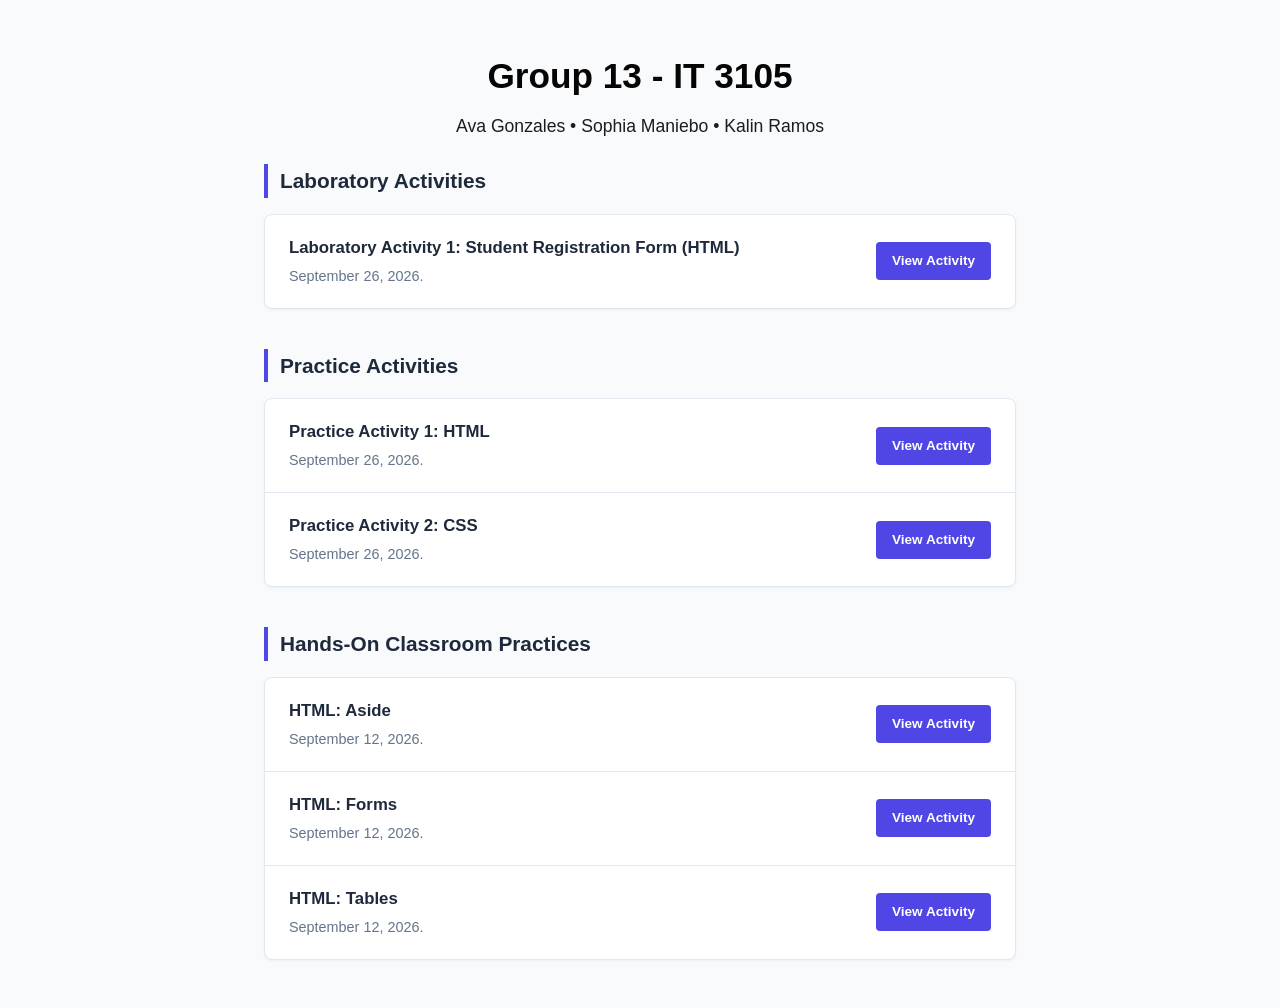
<file: index.html>
<!DOCTYPE html>
<html lang="en">
<head>
    <meta charset="UTF-8">
    <meta name="viewport" content="width=device-width, initial-scale=1.0">
    <title>Class Activity Repository</title>
    <link rel="stylesheet" href="style.css">
</head>
<body>

    <!-- Banner Header -->
    <header>
        <h1>Group 13  - IT 3105 </h1>
        <p>Ava Gonzales  •  Sophia Maniebo  •  Kalin Ramos</p>
    </header>

    <!-- Main Content Area -->
    <main>
        
        <!-- Section: Current Module -->
        
        
        <h2 class="section-title">Laboratory Activities</h2>
        <ul class="activity-list">
            <li>
                <span class="activity-info">
                    <strong>Laboratory Activity 1: Student Registration Form (HTML)</strong>
                    <p>September 26, 2026.</p>
                </span>
                <a href="Laboratory Activities\Laboratory 1\index.html" class="btn">View Activity</a>
            </li>
        </ul>

        <h2 class="section-title">Practice Activities</h2>
        <ul class="activity-list">
            <li>
                <span class="activity-info">
                    <strong>Practice Activity 1: HTML</strong>
                    <p>September 26, 2026.</p>
                </span>
                <a href="Practice Activities\Practice Activity 1 & 2\student_profile_portal.html" class="btn">View Activity</a>
                
            </li>
            <li>
                <span class="activity-info">
                    <strong>Practice Activity 2: CSS</strong>
                    <p>September 26, 2026.</p>
                </span>
                <a href="Practice Activities\Practice Activity 1 & 2\student_profile_portal.html" class="btn">View Activity</a>
                
            </li>
        </ul>
        <h2 class="section-title">Hands-On Classroom Practices</h2>
        <ul class="activity-list">
            <li>
                <span class="activity-info">
                    <strong>HTML: Aside</strong>
                    <p>September 12, 2026.</p>
                </span>
                <a href="Hands-On Classroom Practices\aside.html" class="btn">View Activity</a>
                
            </li>
            <li>
                <span class="activity-info">
                    <strong>HTML: Forms</strong>
                    <p>September 12, 2026.</p>
                </span>
                <a href="Hands-On Classroom Practices\forms.html" class="btn">View Activity</a>
                
            </li>
            <li>
                <span class="activity-info">
                    <strong>HTML: Tables</strong>
                    <p>September 12, 2026.</p>
                </span>
                <a href="Hands-On Classroom Practices\tables.html" class="btn">View Activity</a>
            </li>
        </ul>
        

    </main>

</body>
</html>
</file>
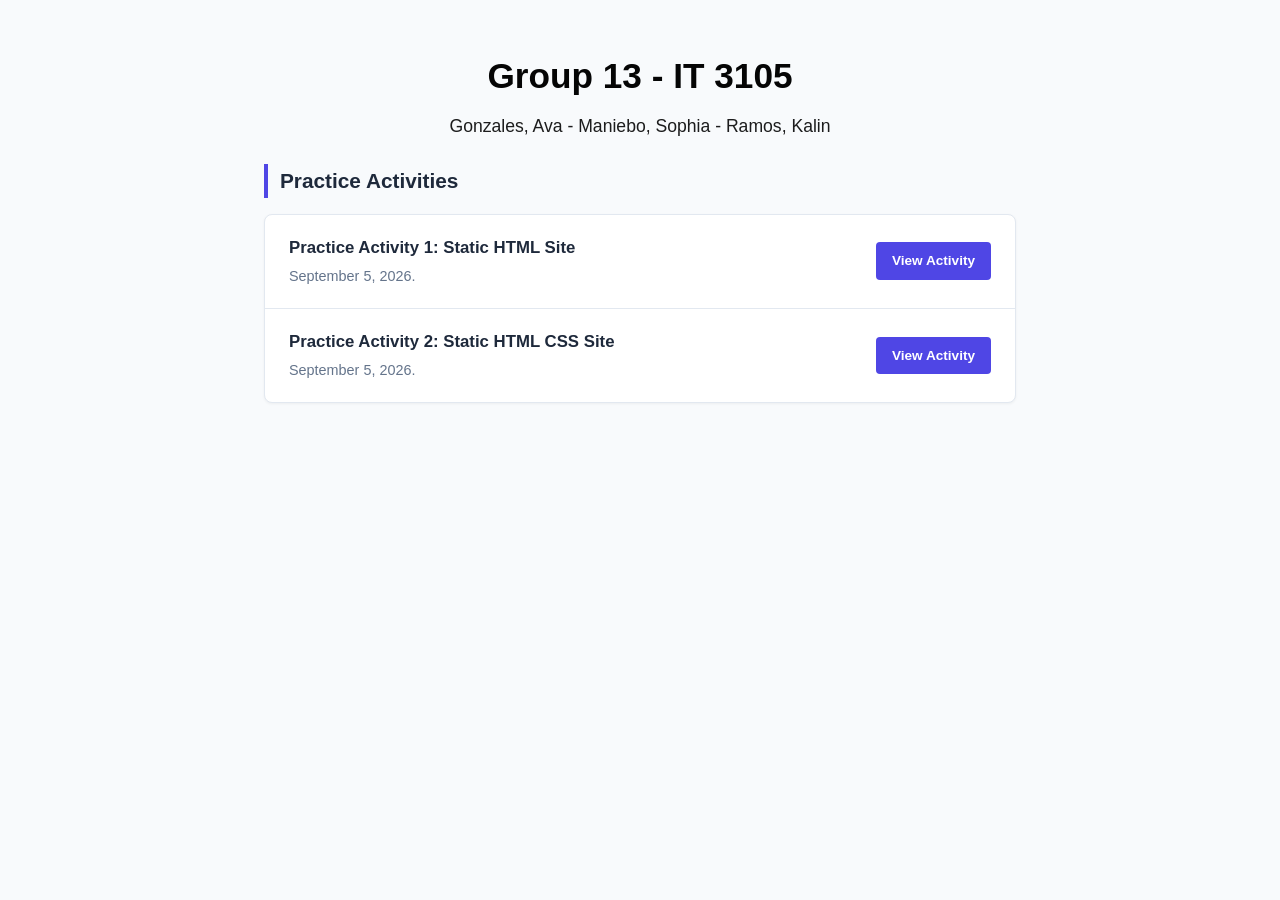
<file: firstActivity/index.html>
<!DOCTYPE html>
<html lang="en">
<head>
    <meta charset="UTF-8">
    <meta name="viewport" content="width=device-width, initial-scale=1.0">
    <title>Class Activity Repository</title>
    <link rel="stylesheet" href="style.css">
</head>
<body>

    <!-- Banner Header -->
    <header>
        <h1>Group 13  - IT 3105 </h1>
        <p>Gonzales, Ava  -  Maniebo, Sophia  -  Ramos, Kalin</p>
    </header>

    <!-- Main Content Area -->
    <main>
        
        <!-- Section: Current Module -->
        <h2 class="section-title">Practice Activities</h2>
        <ul class="activity-list">
            <li>
                <span class="activity-info">
                    <strong>Practice Activity 1: Static HTML Site</strong>
                    <p>September 5, 2026.</p>
                </span>
                <a href="#" class="btn">View Activity</a>
            </li>
            <li>
                <span class="activity-info">
                    <strong>Practice Activity 2: Static HTML CSS Site</strong>
                    <p>September 5, 2026.</p>
                </span>
                <a href="#" class="btn">View Activity</a>
            </li>
        </ul>

    </main>

</body>
</html>
</file>
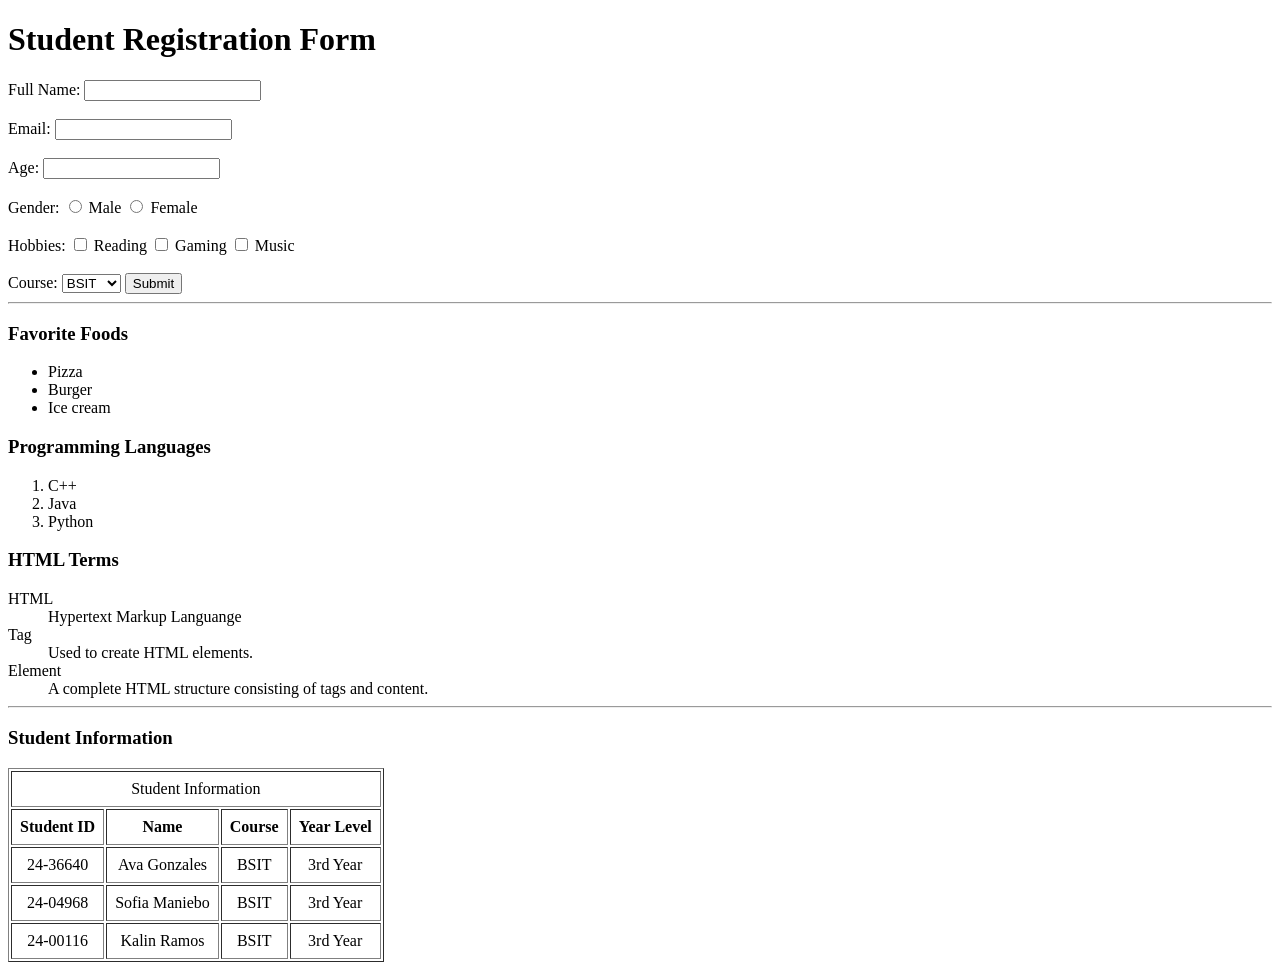
<file: Laboratory Activities/Laboratory 1/index.html>
<!DOCTYPE html> 
<html lang="en"> 
    <head> 
    <meta charset="UTF-8"> 
    <meta name="viewport" content="width=device-width, initial-scale=1.0"> 
    <title>Student Registration Form</title> 
    </head> 
    
    <body>
        <h1>Student Registration Form</h1>

        <form>
            <label for="Full name">Full Name:</label>
            <input type="text" id="Full name" name="Full name" required><br><br>

            <label for="email">Email:</label>
            <input type="email" id="email" name="email" required><br><br>

            <label for="age">Age:</label>
            <input type="number" id="age" name="age"><br><br>

            <label>Gender:</label> 
            <input type="radio" id="male" name="gender" value="Male"> 
            <label for="male">Male</label>
            <input type="radio" id="female" name="gender" value="Female"> 
            <label for="female">Female</label>
            <br><br>

            <label>Hobbies:</label>
            <input type="checkbox" id="reading" name="hobbies" value="Reading">
            <label for="reading">Reading</label>
            <input type="checkbox" id="gaming" name="hobbies" value="Gaming">
            <label for="gaming">Gaming</label>
            <input type="checkbox" id="music" name="hobbies" value="Music">
            <label for="music">Music</label>
            <br><br>

            <label>Course:</label>
            <select id="course" name="course">
                <option value="course1">BSIT</option>
                <option value="course2">BSCS</option>
            </select>

            <button type="submit">Submit</button>
            <hr>
            <h3>Favorite Foods</h3> 
            <ul> 
                <li>Pizza</li> 
                <li>Burger</li> 
                <li>Ice cream</li>
            </ul>

            <h3>Programming Languages</h3> 
            <ol> 
                <li>C++</li> 
                <li>Java</li> 
                <li>Python</li>
            </ol>
        </form>
        
        <h3>HTML Terms</h3>

        <dt>HTML</dt>
        <dd>Hypertext Markup Languange</dd>

        <dt>Tag</dt>
        <dd>Used to create HTML elements.</dd>

        <dt>Element</dt>
        <dd>A complete HTML structure consisting of tags and content.</dd>
        <hr>
        
        <h3>Student Information</h3>
        <table style="text-align: center;" border="1" cellpadding="8">
            <tr>
                <td colspan="4">Student Information</td>
            </tr>

            <tr>
                <th>Student ID</th>
                <th>Name</th>
                <th>Course</th>
                <th>Year Level</th>
            </tr>

            <tr>
                <td>24-36640</td>
                <td>Ava Gonzales</td>
                <td>BSIT</td>
                <td>3rd Year</td>
            </tr>

            <tr>
                <td>24-04968</td>
                <td>Sofia Maniebo</td>
                <td>BSIT</td>
                <td>3rd Year</td>
            </tr>

            <tr>
                <td>24-00116</td>
                <td>Kalin Ramos</td>
                <td>BSIT</td>
                <td>3rd Year</td>
            </tr>
        </table>
    </body>
</html>
</file>
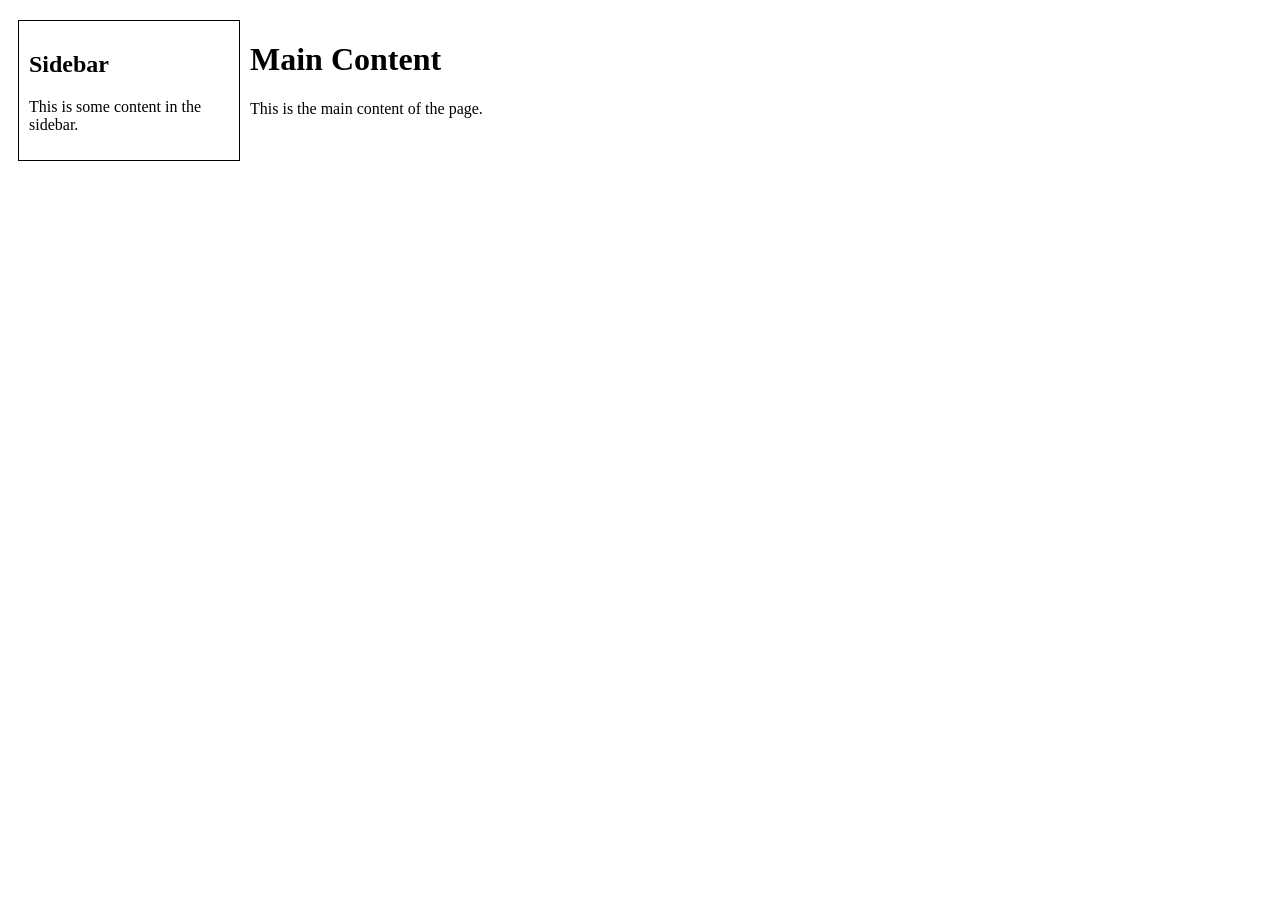
<file: aside.html>
<!DOCTYPE html>
<html>
  <head>
    
    <style>
      main {
        padding: 10px;
        margin: 10px;
      }
      aside {
        width: 200px;
        border: 1px solid black;
        padding: 10px;
        margin: 10px;
        float: left;
      }
    </style>
  </head>
  <body>
    <aside>
      <h2>Sidebar</h2>
      <p>This is some content in the sidebar.</p>
    </aside>
    <main>
      <h1>Main Content</h1>
      <p>This is the main content of the page.</p>
    </main>
  </body>
</html>
</file>
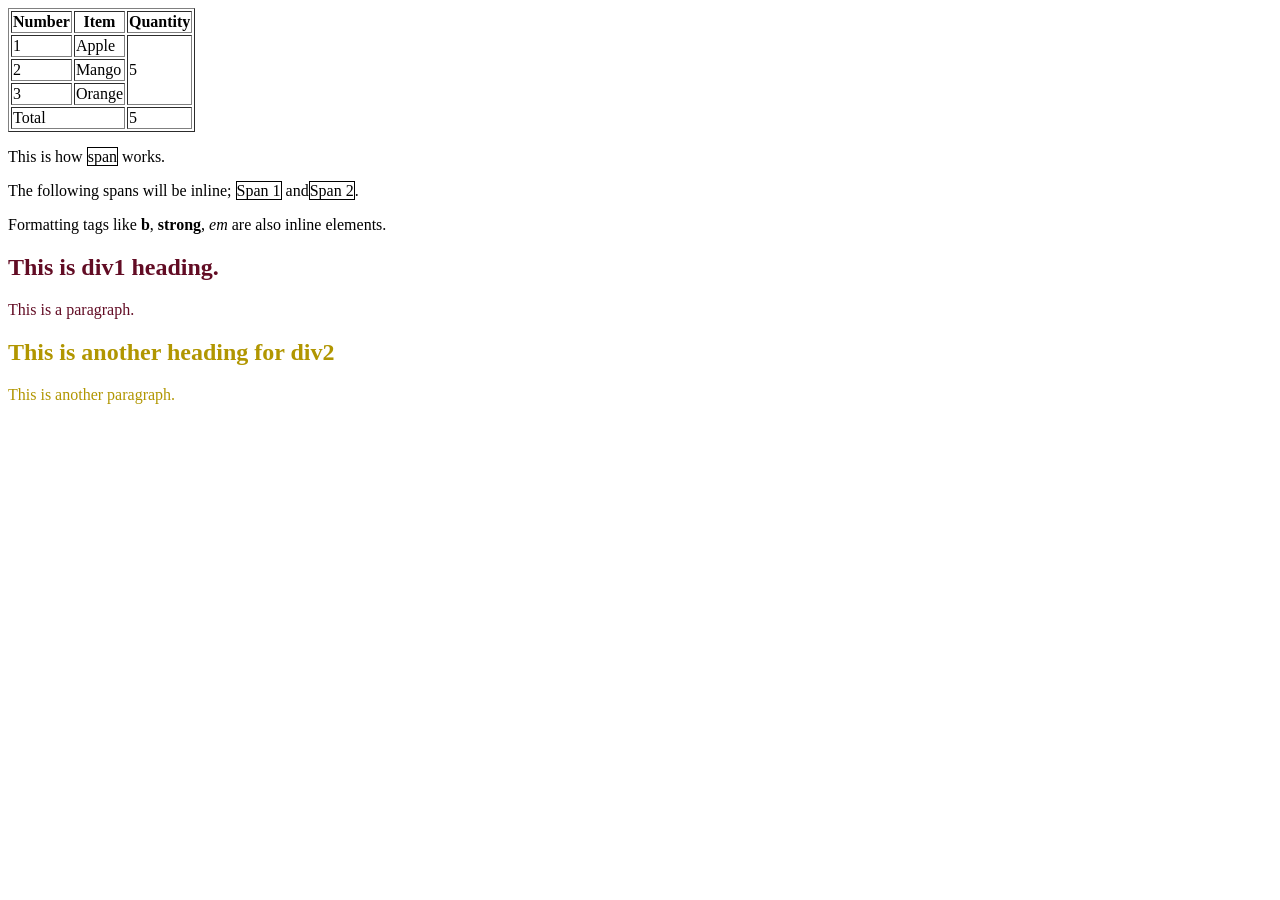
<file: practice.html>
<!DOCTYPE html>
<html>
<table border="1">
    <tr>
        <th>Number</th>
        <th>Item</th>
        <th>Quantity</th>
    </tr>
    <tr>
      <td>1</td>
      <td>Apple</td>
      <td rowspan = "3">5</td>
    </tr>
    <tr>
      <td>2</td>
      <td>Mango</td>
     
    </tr>
    <tr>
      <td>3</td>
      <td>Orange</td>
    </tr>
    <tr>
      <td colspan="2">Total</td>
      <td>5</td>
    </tr>
  </table>



  <head>
    <title>
      Example 7 - Inline Elements
    </title>
    <style>
      h1 {
        color: rgb(255, 0, 174)
      }
      .div1 {
        color:rgb(98, 12, 36)
      }
      .div2 {
        color:rgb(177, 150, 0)
      }
    </style>
  </head>

    <body>
    <p>This is how <span style ="border: 1px solid black">span</span> works. </p>
    <p>The following spans will be inline; <span style = "border: 1px solid black">Span 1</span> 
      and<span style ="border: 1px solid black">Span 2</span>.</p>
    <p>Formatting tags like <b>b</b>, <strong>strong</strong>, <em>em</em> are also inline elements.</p>
  </body>
  <body>
    
    <div class="div1">
      <h2>This is div1 heading.</h2>
      <p>This is a paragraph.</p>
    </div>
    <div class="div2">
      <h2>This is another heading for div2</h2>
      <p>This is another paragraph.</p>
      
    </div>
  </body>

  </html>
</file>
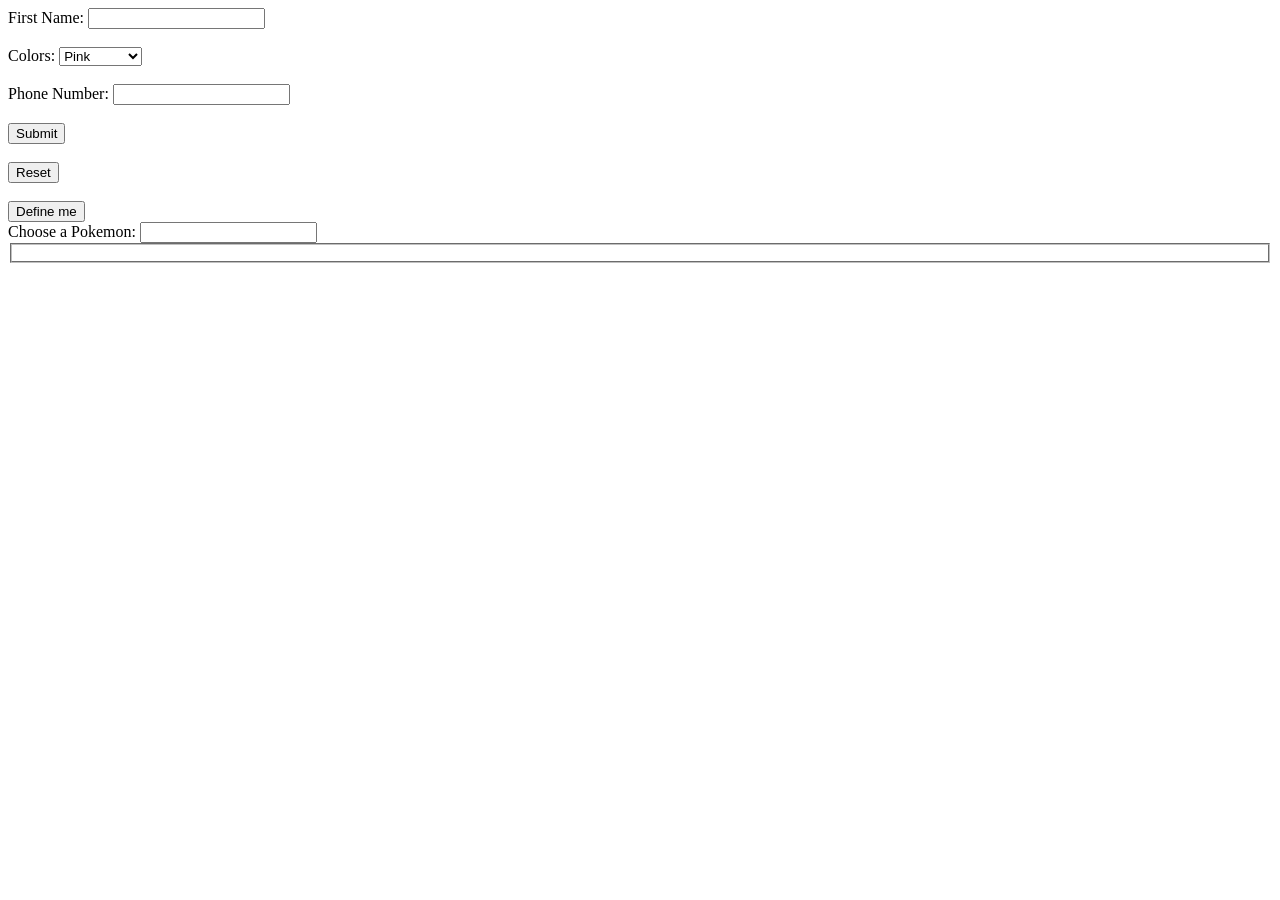
<file: Hands-On Classroom Practices/forms.html>
<!DOCTYPE html>
<html>
  <body>
    <form>
      <label for = "firstname">First Name:</label>
      <input type ="text" name = "firstname" id ="firstname">
    </form>
    <br>
    <form>
      <label for = "colors">Colors:</label>
      <select id = "colors">
        <option value = "pink">Pink</option>
        <option value ="peach">Peach</option>
        <option value = "periwinkle">Periwinkle</option>
        <option value="purple">Purple</option>
      </select>
    </form>
    <br>
    <form>
      <label for = "phone">Phone Number:</label>
      <input type = "tel" id = "phone" pattern = "[0-9]{4}-[0-9]{3}-[0-9]{4}">
      <br><br>
      <button type = "submit">Submit</button>
      <br><br>
      <button type = "resetButton">Reset</button>
      <br><br>
      <button type = "button">Define me</button>
    </form>

    <!--DATALISTS-->
    <label for="pk-choice">Choose a Pokemon:</label>
    <input list = "pk-opts" id="pk-choice" name = "pk-choice">
    <datalist id = "pk-opts">
      <option value = "Pikachu">
      <option value = "Jigglypuff">
      <option value = "Squirtle">
      <option value ="Psyduck">
    </datalist>
    
    <!--FIELDSET-->
    <form>
      <fieldset>
        
      </fieldset>



    </form>
  </body>
</html>
</file>
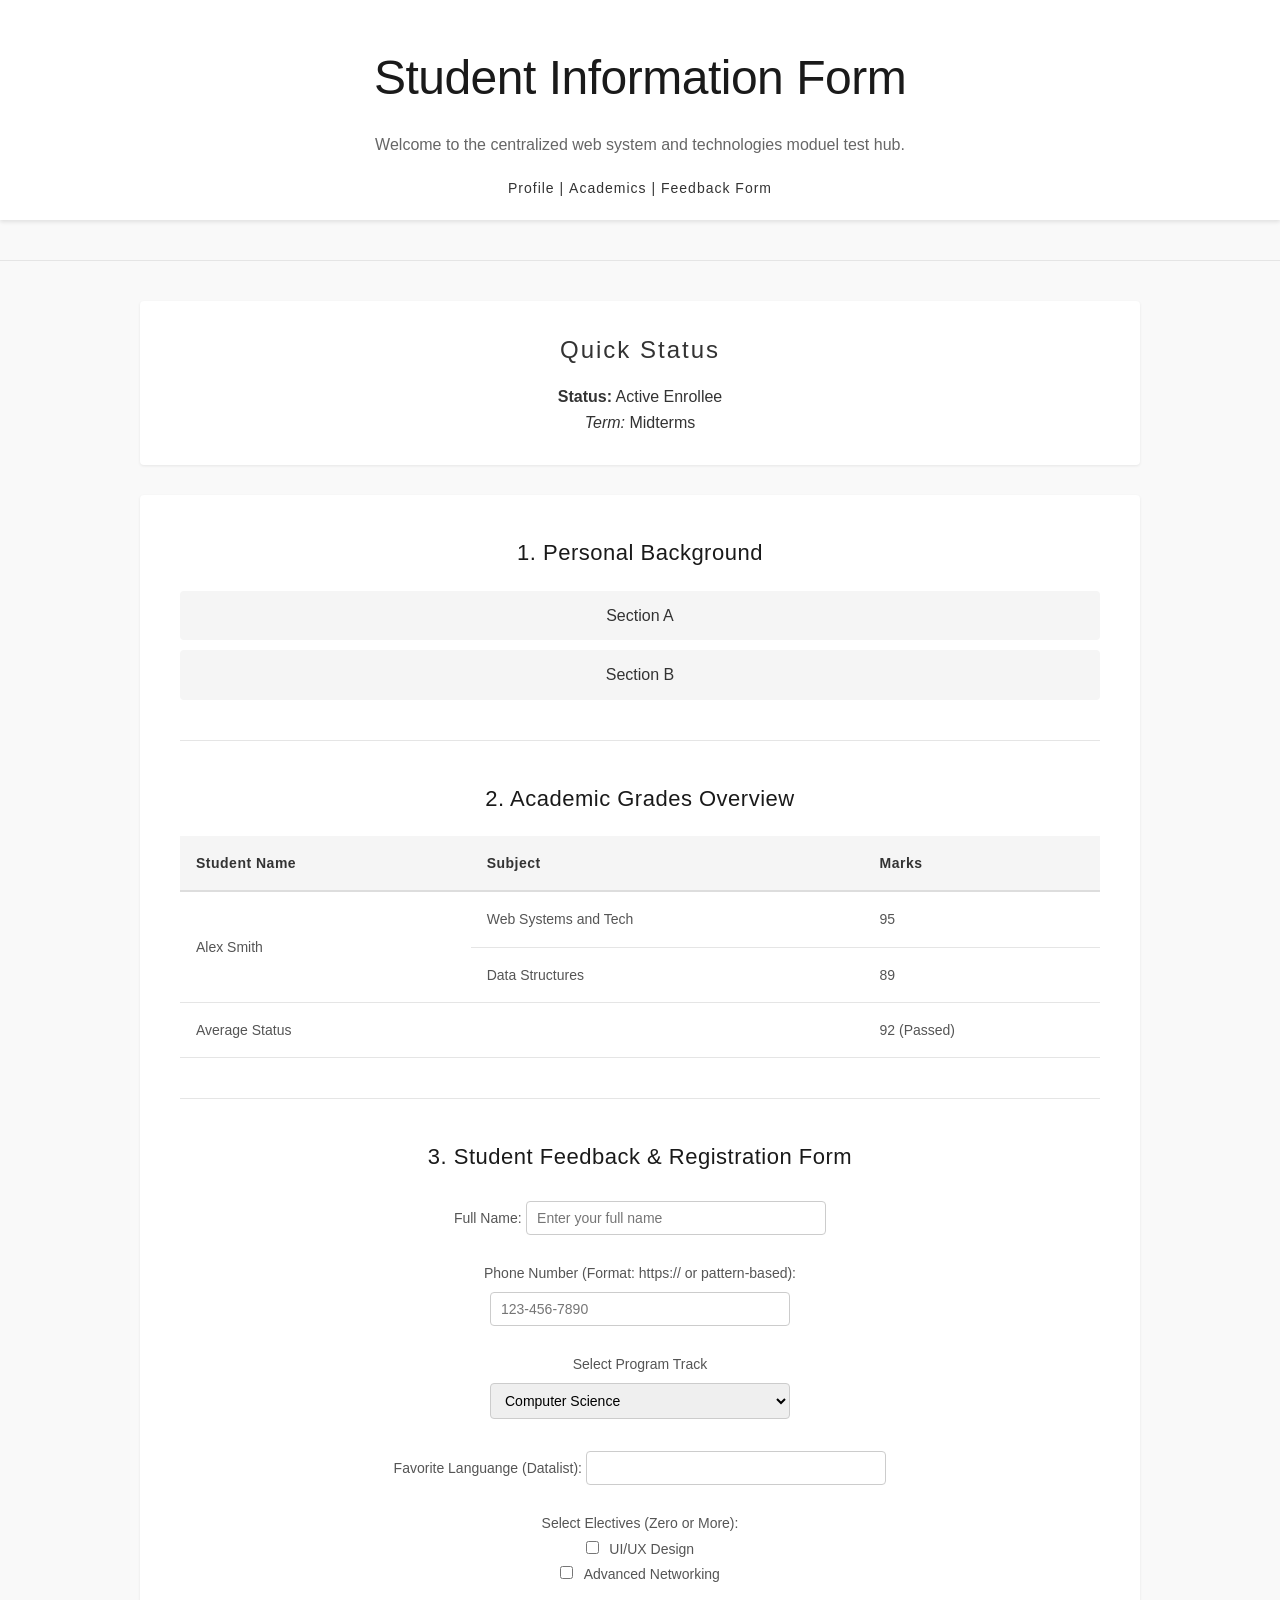
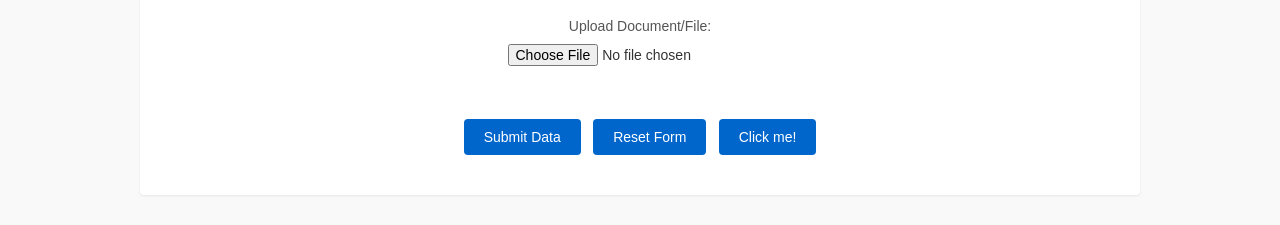
<file: Practice Activities/student_profile_portal.html>
<!DOCTYPE html>
<html>
  <head>
    <meta charset="UTF-8"> 
    <meta name="viewport" content="width=device-width, initial-scale=1.0"> 
    <link rel = "stylesheet" href = "student_profile_portal_style.css">
    <title>Student Information Portal</title>
  </head>
  
  <header>
    <h1>Student Information Form</h1>
    <p>Welcome to the centralized web system and technologies moduel test hub.</p>
    <nav>
      <a href = "">Profile | </a>
      <a href = "">Academics | </a>
      <a href = "">Feedback Form</a>
    </nav>
  </header>
  <hr>
  <aside class = "quickStatus">
    <h2>Quick Status</h2>
    <p><strong>Status:</strong> Active Enrollee</p>
    <p><em>Term:</em> Midterms</p>
  </aside>
  <main>
    <h2>1. Personal Background</h2>
    <section>Section A</section>
    <section>Section B</section>
    <hr>
    <h2>2. Academic Grades Overview</h2>
    <table border = "1">
      <tr>
        <th>Student Name</th>
        <th>Subject</th>
        <th>Marks</th>
      </tr>
      <tr>
        <td rowspan = "2">Alex Smith</td>
        <td>Web Systems and Tech</td>
        <td>95</td>
      </tr>
      <tr>
        <td>Data Structures</td>
        <td>89</td>
      </tr>
      <tr>
        <td colspan = "2">Average Status</td>
        <td>92 (Passed)</td>
      </tr>
    </table>
    <hr>
    <h2>3. Student Feedback & Registration Form</h2>
    <form>
      <label for = "fullname">Full Name:</label>
      <input type = "text" name = "fullname" id = "fullname" placeholder = "Enter your full name">
      <br>
      <br>
      <label for = "phoneNumber">Phone Number (Format: https:// or pattern-based):</label>
      <br>
      <input type = "phoneNumber" name = "phoneNumber" id = "phoneNumber" placeholder = "123-456-7890">
      <br>
      <br>
      <label for = "programTrack">Select Program Track</label>
      
      <br>
      <select id = "programTrack">
        <option value = "compSci">Computer Science</option>
        <option value = "it">Information Technology</option>
      </select>
      <br><br>
      <label for = "favLang">Favorite Languange (Datalist):</label>
      <input type = "favLang" name = "favLang" id = "favLang" >

      <br><br>

      <label for= "electives">Select Electives (Zero or More):</label>
      <br>
      <input type = "checkbox" id = "char1" name="char1" value = "UI/UX Design">
      <label for = "char1">UI/UX Design</label>
      <br>
      
      <input type = "checkbox" id = "char2" name="char2" value = "Advanced Networking">
      <label for = "char1">Advanced Networking</label>
      
      <br><br>
      
      <label for = "file">Upload Document/File:</label> <br>
      <input type = "file" id ="file">
      
      <br><br><br>

      <button>Submit Data</button>
      <button>Reset Form</button>
      <button>Click me!</button>
   
    </form>
  </main>
  
</html>
</file>
<file: style.css>
:root {
    --primary: #4f46e5;
    --primary-dark: #4338ca;
    --bg-color: #f8fafc;
    --card-bg: #ffffff;
    --text-main: #1e293b;
    --text-muted: #64748b;
    --border-color: #e2e8f0;
}

* {
    margin: 0;
    padding: 0;
    box-sizing: border-box;
    font-family: 'Segoe UI', Tahoma, Geneva, Verdana, sans-serif;
}

body {
    background-color: var(--bg-color);
    color: var(--text-main);
    line-height: 1.6;
}

/* Banner Header */
header {
    color: rgb(5, 5, 5);
    padding: 3rem 2rem;
    text-align: center;
}

header h1 {
    font-size: 2.2rem;
    margin-bottom: 0.5rem;
}

header p {
    font-size: 1.1rem;
    opacity: 0.9;
    max-width: 600px;
    margin: 0 auto;
}

/* Main Container */
main {
    max-width: 800px;
    margin: -1.5rem auto 3rem auto;
    padding: 0 1.5rem;
}

/* Section Styling */
.section-title {
    font-size: 1.3rem;
    margin-bottom: 1rem;
    color: var(--text-main);
    border-left: 4px solid var(--primary);
    padding-left: 0.75rem;
}

/* Simple List Styling */
.activity-list {
    list-style: none;
    background: var(--card-bg);
    border: 1px solid var(--border-color);
    border-radius: 8px;
    box-shadow: 0 1px 3px 0 rgba(0, 0, 0, 0.05);
    margin-bottom: 2.5rem;
    overflow: hidden;
}

.activity-list li {
    display: flex;
    justify-content: space-between;
    align-items: center;
    padding: 1.25rem 1.5rem;
    border-bottom: 1px solid var(--border-color);
    gap: 1rem;
}

.activity-list li:last-child {
    border-bottom: none;
}

.activity-info strong {
    display: block;
    font-size: 1.05rem;
    color: var(--text-main);
    margin-bottom: 0.2rem;
}

.activity-info p {
    color: var(--text-muted);
    font-size: 0.9rem;
}

/* Buttons */
.btn {
    display: inline-block;
    background-color: var(--primary);
    color: white;
    padding: 0.5rem 1rem;
    border-radius: 4px;
    text-decoration: none;
    font-size: 0.85rem;
    font-weight: 600;
    white-space: nowrap;
    transition: background-color 0.2s;
}

.btn:hover {
    background-color: var(--primary-dark);
}

.btn.secondary {
    background-color: #e2e8f0;
    color: var(--text-main);
}

.btn.secondary:hover {
    background-color: #cbd5e1;
}

/* Footer */
footer {
    text-align: center;
    padding: 2rem;
    color: var(--text-muted);
    font-size: 0.85rem;
    border-top: 1px solid var(--border-color);
    background: white;
}
</file>
<file: firstActivity/style.css>
:root {
    --primary: #4f46e5;
    --primary-dark: #4338ca;
    --bg-color: #f8fafc;
    --card-bg: #ffffff;
    --text-main: #1e293b;
    --text-muted: #64748b;
    --border-color: #e2e8f0;
}

* {
    margin: 0;
    padding: 0;
    box-sizing: border-box;
    font-family: 'Segoe UI', Tahoma, Geneva, Verdana, sans-serif;
}

body {
    background-color: var(--bg-color);
    color: var(--text-main);
    line-height: 1.6;
}

/* Banner Header */
header {
    color: rgb(5, 5, 5);
    padding: 3rem 2rem;
    text-align: center;
}

header h1 {
    font-size: 2.2rem;
    margin-bottom: 0.5rem;
}

header p {
    font-size: 1.1rem;
    opacity: 0.9;
    max-width: 600px;
    margin: 0 auto;
}

/* Main Container */
main {
    max-width: 800px;
    margin: -1.5rem auto 3rem auto;
    padding: 0 1.5rem;
}

/* Section Styling */
.section-title {
    font-size: 1.3rem;
    margin-bottom: 1rem;
    color: var(--text-main);
    border-left: 4px solid var(--primary);
    padding-left: 0.75rem;
}

/* Simple List Styling */
.activity-list {
    list-style: none;
    background: var(--card-bg);
    border: 1px solid var(--border-color);
    border-radius: 8px;
    box-shadow: 0 1px 3px 0 rgba(0, 0, 0, 0.05);
    margin-bottom: 2.5rem;
    overflow: hidden;
}

.activity-list li {
    display: flex;
    justify-content: space-between;
    align-items: center;
    padding: 1.25rem 1.5rem;
    border-bottom: 1px solid var(--border-color);
    gap: 1rem;
}

.activity-list li:last-child {
    border-bottom: none;
}

.activity-info strong {
    display: block;
    font-size: 1.05rem;
    color: var(--text-main);
    margin-bottom: 0.2rem;
}

.activity-info p {
    color: var(--text-muted);
    font-size: 0.9rem;
}

/* Buttons */
.btn {
    display: inline-block;
    background-color: var(--primary);
    color: white;
    padding: 0.5rem 1rem;
    border-radius: 4px;
    text-decoration: none;
    font-size: 0.85rem;
    font-weight: 600;
    white-space: nowrap;
    transition: background-color 0.2s;
}

.btn:hover {
    background-color: var(--primary-dark);
}

.btn.secondary {
    background-color: #e2e8f0;
    color: var(--text-main);
}

.btn.secondary:hover {
    background-color: #cbd5e1;
}

/* Footer */
footer {
    text-align: center;
    padding: 2rem;
    color: var(--text-muted);
    font-size: 0.85rem;
    border-top: 1px solid var(--border-color);
    background: white;
}
</file>
<file: Practice Activities/student_profile_portal_style.css>
/* This is for the student profile portal page. */
* {
    margin: 0;
    padding: 0;
    box-sizing: border-box;
}

body {
    font-family: 'Segoe UI', Tahoma, Geneva, Verdana, sans-serif;
    line-height: 1.6;
    color: #333;
    background-color: #f9f9f9;
    text-align: center;
}

/* This is for the Header */
header {
    background-color: #fff;
    padding: 40px 20px 0;
    box-shadow: 0 2px 4px rgba(0, 0, 0, 0.1);
}
/* For the Title Student Information Form */
header h1 {
    font-size: 48px;
    font-weight: 300;
    margin-bottom: 15px;
    color: #1a1a1a;
    letter-spacing: -0.5px;
}
/* For the line "Welcome to the Student Profile Portal" */
header p {
    font-size: 16px;
    color: #666;
    max-width: 600px;
    margin: 0 auto;
}

/* For the Navigation of Profile, Academics, and Feedback */
nav {
    display: flex;
    justify-content: center;
    flex-wrap: wrap;
    padding: 20px 0;
}
/* For each of the Navigation of Profile, Academics, and Feedback */
nav a {
    text-decoration: none;
    color: #333;
    font-size: 14px;
    font-weight: 500;
    letter-spacing: 1px;
    white-space: pre;          
    transition: color 0.3s ease;
}

nav a:hover {
    color: #0066cc;
}

/* This is the divider lines in the page */
hr {
    border: none;
    border-top: 1px solid #e5e5e5;
    margin: 40px 0;
}

/* This is the Quick Status */ 
.quickStatus {
    background-color: #fff;
    max-width: 1000px;
    margin: 30px auto;
    padding: 30px;
    border-radius: 4px;
    box-shadow: 0 1px 3px rgba(0, 0, 0, 0.08);
}
/* This is the heading for "Quick Status" */
.quickStatus h2 {
    font-size: 24px;
    font-weight: 400;
    letter-spacing: 2px;
    margin-bottom: 15px;
}

/* This has the main content */
main {
    background-color: #fff;
    max-width: 1000px;
    margin: 30px auto;
    padding: 40px;
    border-radius: 4px;
    box-shadow: 0 1px 3px rgba(0, 0, 0, 0.08);
}
/* This are for the headings of the main content, which is the; 1. Profile, 2. Academics, 3. Feedback */
main h2 {
    font-size: 22px;
    font-weight: 500;
    color: #1a1a1a;
    letter-spacing: 0.5px;
    margin-bottom: 20px;
}
/* For Section A and B of the main */
main section {
    padding: 12px;
    margin-bottom: 10px;
    background-color: #f5f5f5;
    border-radius: 4px;
}

/* For the table */
table {
    width: 100%;
    border-collapse: collapse;
    border: none;  
    margin-top: 10px;
    text-align: left;
}
/* Fot all the cells in the table */ 
table th,
table td {
    border: none;
    border-bottom: 1px solid #e5e5e5;
    padding: 16px;
    text-align: left;
    font-size: 14px;
}
/* For the header row of the table */
table th {
    background-color: #f5f5f5;
    color: #333;
    font-weight: 600;
    letter-spacing: 0.5px;
    border-bottom: 2px solid #ddd;
}

table td {
    color: #555;
}
/* For the feedback and registration form */
form {
    max-width: 500px;
    margin: 0 auto;
}
/* For all the label text under the form */
label {
    font-size: 14px;
    color: #555;
}

/* For the text boxes */
form input:not([type="checkbox"]):not([type="file"]),
form select {
    width: 100%;
    max-width: 300px;
    padding: 8px 10px;
    margin-top: 6px;
    border: 1px solid #ccc;
    border-radius: 4px;
    font-size: 14px;
    font-family: inherit;
}
/* For the dropdown */
form input:focus,
form select:focus {
    outline: none;
    border-color: #0066cc;
    box-shadow: 0 0 0 2px rgba(0, 102, 204, 0.15);
}
/* For the checkboxes */
input[type="checkbox"] {
    margin-right: 6px;
}
/* For the file upload */
input[type="file"] {
    margin-top: 6px;
    font-size: 14px;
}

/* For the buttons */
button {
    padding: 10px 20px;
    margin: 0 4px;
    border: none;
    border-radius: 4px;
    background-color: #0066cc;
    color: #fff;
    font-size: 14px;
    cursor: pointer;
    transition: background-color 0.3s ease;
}

button:hover {
    background-color: #004c99;
}
</file>
